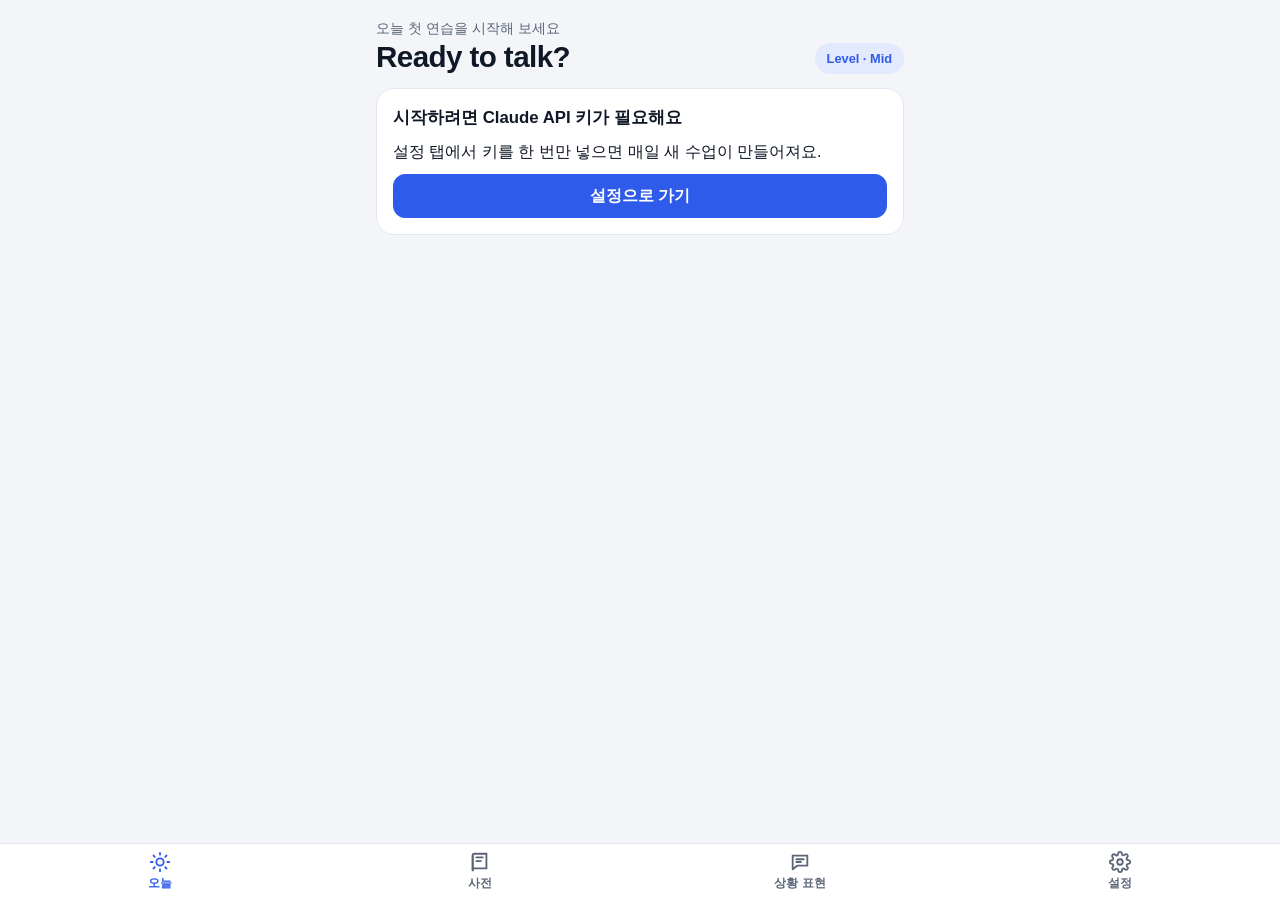
<file: docs/index.html>
<!doctype html>
<html lang="ko">
<head>
  <meta charset="utf-8">
  <meta name="viewport" content="width=device-width, initial-scale=1, viewport-fit=cover">
  <title>Talkback</title>
  <meta name="description" content="버튼 없이 말로 주고받는 영어 회화 연습">
  <meta name="apple-mobile-web-app-capable" content="yes">
  <meta name="mobile-web-app-capable" content="yes">
  <meta name="apple-mobile-web-app-status-bar-style" content="default">
  <meta name="apple-mobile-web-app-title" content="Talkback">
  <meta name="theme-color" content="#f3f5f9" media="(prefers-color-scheme: light)">
  <meta name="theme-color" content="#0f1522" media="(prefers-color-scheme: dark)">
  <link rel="manifest" href="manifest.webmanifest">
  <link rel="icon" href="icon-192.png" type="image/png">
  <link rel="apple-touch-icon" href="icon-180.png">
  <link rel="stylesheet" href="style.css">
</head>
<body>
  <main id="view" class="view"></main>

  <nav class="tabbar" aria-label="메뉴">
    <button type="button" data-tab="today">
      <svg viewBox="0 0 24 24" aria-hidden="true"><circle cx="12" cy="12" r="4"/><path d="M12 2v2M12 20v2M4.9 4.9l1.4 1.4M17.7 17.7l1.4 1.4M2 12h2M20 12h2M4.9 19.1l1.4-1.4M17.7 6.3l1.4-1.4"/></svg>
      <span>오늘</span>
    </button>
    <button type="button" data-tab="dictionary">
      <svg viewBox="0 0 24 24" aria-hidden="true"><path d="M4 5a2 2 0 0 1 2-2h13v16H6a2 2 0 0 0-2 2z"/><path d="M4 21V5M8 7h7M8 11h5"/></svg>
      <span>사전</span>
    </button>
    <button type="button" data-tab="situation">
      <svg viewBox="0 0 24 24" aria-hidden="true"><path d="M4 5h16v11H9l-5 4z"/><path d="M8 9h8M8 12h5"/></svg>
      <span>상황 표현</span>
    </button>
    <button type="button" data-tab="settings">
      <svg viewBox="0 0 24 24" aria-hidden="true"><circle cx="12" cy="12" r="3"/><path d="M19.4 15a1.7 1.7 0 0 0 .3 1.8l.1.1a2 2 0 1 1-2.8 2.8l-.1-.1a1.7 1.7 0 0 0-1.8-.3 1.7 1.7 0 0 0-1 1.5V21a2 2 0 1 1-4 0v-.1a1.7 1.7 0 0 0-1.1-1.5 1.7 1.7 0 0 0-1.8.3l-.1.1a2 2 0 1 1-2.8-2.8l.1-.1a1.7 1.7 0 0 0 .3-1.8 1.7 1.7 0 0 0-1.5-1H3a2 2 0 1 1 0-4h.1a1.7 1.7 0 0 0 1.5-1.1 1.7 1.7 0 0 0-.3-1.8l-.1-.1a2 2 0 1 1 2.8-2.8l.1.1a1.7 1.7 0 0 0 1.8.3H9a1.7 1.7 0 0 0 1-1.5V3a2 2 0 1 1 4 0v.1a1.7 1.7 0 0 0 1 1.5 1.7 1.7 0 0 0 1.8-.3l.1-.1a2 2 0 1 1 2.8 2.8l-.1.1a1.7 1.7 0 0 0-.3 1.8V9a1.7 1.7 0 0 0 1.5 1H21a2 2 0 1 1 0 4h-.1a1.7 1.7 0 0 0-1.5 1z"/></svg>
      <span>설정</span>
    </button>
  </nav>

  <section id="sheet" class="sheet" hidden></section>
  <section id="talk" class="talk" hidden></section>
  <div id="toast" class="toast" role="status" hidden></div>

  <script type="module" src="app.js"></script>
</body>
</html>
</file>
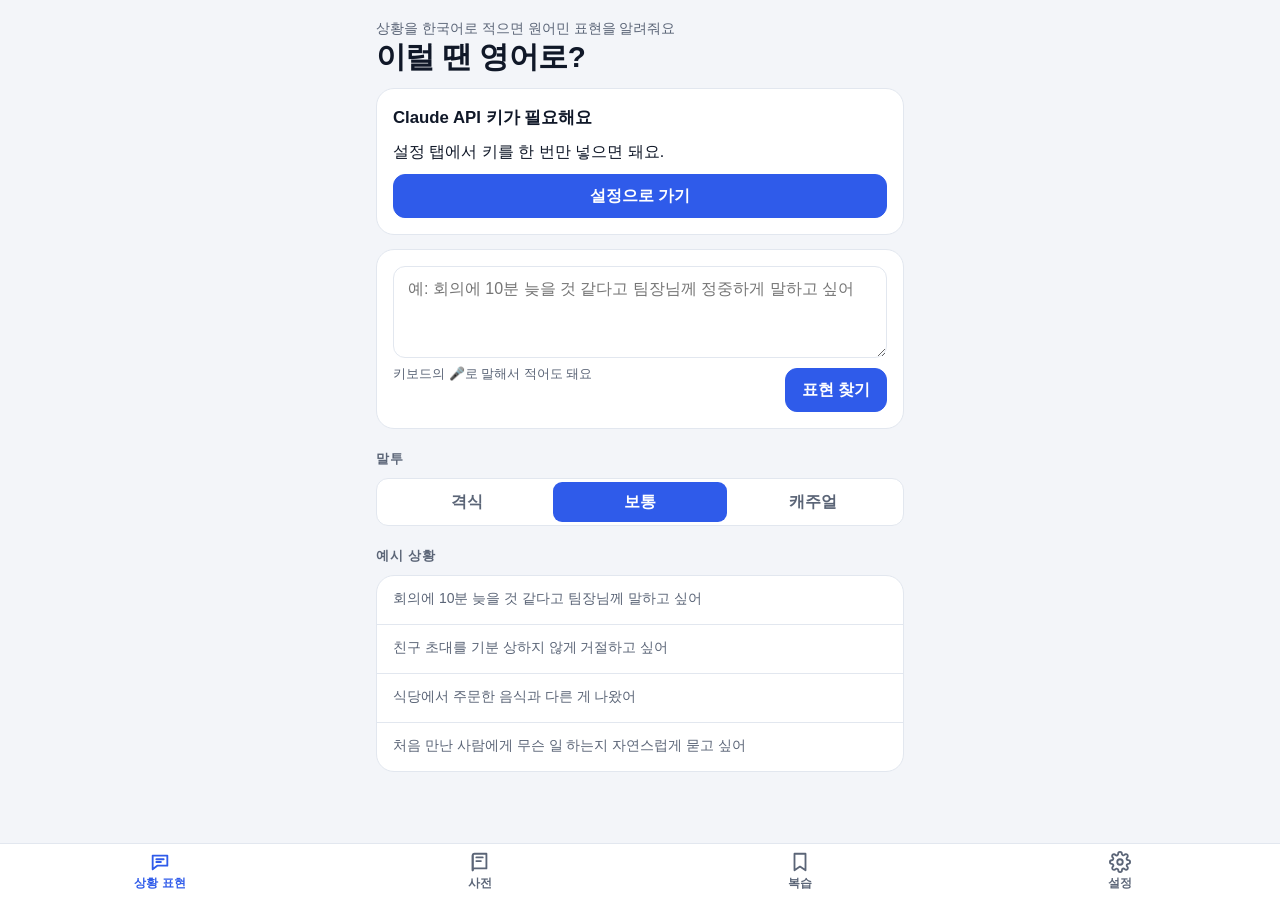
<file: docs/phrasebook/index.html>
<!doctype html>
<html lang="ko">
<head>
  <meta charset="utf-8">
  <meta name="viewport" content="width=device-width, initial-scale=1, viewport-fit=cover">
  <title>이럴 땐 영어로</title>
  <meta name="description" content="한국어로 상황을 적으면 원어민 영어 표현을 알려주는 표현집과 영한사전">
  <meta name="apple-mobile-web-app-capable" content="yes">
  <meta name="mobile-web-app-capable" content="yes">
  <meta name="apple-mobile-web-app-status-bar-style" content="default">
  <meta name="apple-mobile-web-app-title" content="이럴 땐 영어로">
  <meta name="theme-color" content="#f3f5f9" media="(prefers-color-scheme: light)">
  <meta name="theme-color" content="#0f1522" media="(prefers-color-scheme: dark)">
  <link rel="manifest" href="manifest.webmanifest">
  <link rel="icon" href="icon-192.png" type="image/png">
  <link rel="apple-touch-icon" href="icon-180.png">
  <link rel="stylesheet" href="style.css">
</head>
<body>
  <main id="view" class="view"></main>

  <nav class="tabbar" aria-label="메뉴">
    <button type="button" data-tab="situation">
      <svg viewBox="0 0 24 24" aria-hidden="true"><path d="M4 5h16v11H9l-5 4z"/><path d="M8 9h8M8 12h5"/></svg>
      <span>상황 표현</span>
    </button>
    <button type="button" data-tab="dictionary">
      <svg viewBox="0 0 24 24" aria-hidden="true"><path d="M4 5a2 2 0 0 1 2-2h13v16H6a2 2 0 0 0-2 2z"/><path d="M4 21V5M8 7h7M8 11h5"/></svg>
      <span>사전</span>
    </button>
    <button type="button" data-tab="review">
      <svg viewBox="0 0 24 24" aria-hidden="true"><path d="M6 3h12v18l-6-4-6 4z"/></svg>
      <span>복습</span>
    </button>
    <button type="button" data-tab="settings">
      <svg viewBox="0 0 24 24" aria-hidden="true"><circle cx="12" cy="12" r="3"/><path d="M19.4 15a1.7 1.7 0 0 0 .3 1.8l.1.1a2 2 0 1 1-2.8 2.8l-.1-.1a1.7 1.7 0 0 0-1.8-.3 1.7 1.7 0 0 0-1 1.5V21a2 2 0 1 1-4 0v-.1a1.7 1.7 0 0 0-1.1-1.5 1.7 1.7 0 0 0-1.8.3l-.1.1a2 2 0 1 1-2.8-2.8l.1-.1a1.7 1.7 0 0 0 .3-1.8 1.7 1.7 0 0 0-1.5-1H3a2 2 0 1 1 0-4h.1a1.7 1.7 0 0 0 1.5-1.1 1.7 1.7 0 0 0-.3-1.8l-.1-.1a2 2 0 1 1 2.8-2.8l.1.1a1.7 1.7 0 0 0 1.8.3H9a1.7 1.7 0 0 0 1-1.5V3a2 2 0 1 1 4 0v.1a1.7 1.7 0 0 0 1 1.5 1.7 1.7 0 0 0 1.8-.3l.1-.1a2 2 0 1 1 2.8 2.8l-.1.1a1.7 1.7 0 0 0-.3 1.8V9a1.7 1.7 0 0 0 1.5 1H21a2 2 0 1 1 0 4h-.1a1.7 1.7 0 0 0-1.5 1z"/></svg>
      <span>설정</span>
    </button>
  </nav>

  <div id="toast" class="toast" role="status" hidden></div>

  <script type="module" src="app.js"></script>
</body>
</html>
</file>
<file: docs/style.css>
/* Layout: one phone column; tab bar fixed to the bottom; the conversation is a full-screen layer. */
:root {
  --bg: #f3f5f9;
  --surface: #ffffff;
  --ink: #101828;
  --muted: #5b6577;
  --line: #e2e7ef;
  --accent: #2f5bea;
  --accent-ink: #ffffff;
  --accent-soft: #e3eafd;
  --orange: #f08a24;
  --orange-soft: #fdeedd;
  --orange-ink: #6e3a00;
  --danger: #c2412d;
  --ok: #157a3c;
  --night: #0e1630;
  --night-2: #1b2650;
  --night-3: #24316a;
  --night-muted: #a9b6e0;
  --font: -apple-system, BlinkMacSystemFont, "Apple SD Gothic Neo", "Pretendard", "Noto Sans KR", "Segoe UI", sans-serif;
  color-scheme: light;
}
@media (prefers-color-scheme: dark) {
  :root:not([data-theme="light"]) {
    --bg: #0f1522;
    --surface: #182033;
    --ink: #e7ecf5;
    --muted: #9aa6bd;
    --line: #2a3550;
    --accent: #5b82ff;
    --accent-ink: #ffffff;
    --accent-soft: #1d2a4f;
    --orange-soft: #3a2a17;
    --orange-ink: #ffd2a3;
    --danger: #ff8a73;
    --ok: #5fd28c;
    color-scheme: dark;
  }
}
:root[data-theme="dark"] {
  --bg: #0f1522;
  --surface: #182033;
  --ink: #e7ecf5;
  --muted: #9aa6bd;
  --line: #2a3550;
  --accent: #5b82ff;
  --accent-ink: #ffffff;
  --accent-soft: #1d2a4f;
  --orange-soft: #3a2a17;
  --orange-ink: #ffd2a3;
  --danger: #ff8a73;
  --ok: #5fd28c;
  color-scheme: dark;
}

* { box-sizing: border-box; }
html { -webkit-text-size-adjust: 100%; }
body {
  margin: 0;
  background: var(--bg);
  color: var(--ink);
  font: 16px/1.5 var(--font);
  -webkit-tap-highlight-color: transparent;
}
body.locked { overflow: hidden; }
[hidden] { display: none !important; }
svg { width: 20px; height: 20px; fill: none; stroke: currentColor; stroke-width: 2; stroke-linecap: round; stroke-linejoin: round; flex: none; }
button, input, textarea { font: inherit; color: inherit; }
button { cursor: pointer; }
button:focus-visible, a:focus-visible, input:focus-visible, textarea:focus-visible {
  outline: 2px solid var(--accent);
  outline-offset: 2px;
}
.visually-hidden { position: absolute; width: 1px; height: 1px; overflow: hidden; clip: rect(0 0 0 0); white-space: nowrap; }
.muted { color: var(--muted); font-size: 0.875rem; }

.view {
  max-width: 560px;
  margin: 0 auto;
  display: flex;
  flex-direction: column;
  gap: 14px;
  padding-top: calc(16px + env(safe-area-inset-top, 0px));
  padding-bottom: calc(96px + env(safe-area-inset-bottom, 0px));
  padding-left: max(16px, env(safe-area-inset-left, 0px));
  padding-right: max(16px, env(safe-area-inset-right, 0px));
}

.page-head { display: flex; align-items: flex-end; justify-content: space-between; gap: 12px; }
.page-head h1 { margin: 0; font-size: 1.85rem; line-height: 1.15; letter-spacing: -0.02em; text-wrap: balance; }
.pill {
  font-size: 0.8rem; font-weight: 700; padding: 6px 12px; border-radius: 999px;
  background: var(--accent-soft); color: var(--accent); white-space: nowrap;
}
.section-title { margin: 6px 0 -4px; font-size: 0.8rem; font-weight: 700; letter-spacing: 0.06em; color: var(--muted); }
.footnote { margin: -4px 0 0; font-size: 0.8rem; color: var(--muted); }

.card { background: var(--surface); border: 1px solid var(--line); border-radius: 18px; padding: 16px; display: flex; flex-direction: column; gap: 10px; }
.card p { margin: 0; }
.card h2 { margin: 0; font-size: 1.05rem; }
.card.error { border-color: var(--danger); color: var(--danger); }
.card.loading { flex-direction: row; align-items: center; gap: 12px; color: var(--muted); }
.card.empty { color: var(--muted); }
.card.native { flex-direction: row; align-items: flex-start; gap: 8px; background: var(--accent-soft); border-color: transparent; }
.card.native p { flex: 1; min-width: 0; }
.steps ol { margin: 0; padding-left: 20px; display: flex; flex-direction: column; gap: 6px; }
.ok { color: var(--ok); font-weight: 700; }

.spinner {
  width: 18px; height: 18px; border-radius: 50%; flex: none;
  border: 2.5px solid var(--line); border-top-color: var(--accent);
  animation: spin 0.9s linear infinite;
}
@keyframes spin { to { transform: rotate(360deg); } }

.btn {
  display: inline-flex; align-items: center; justify-content: center; gap: 8px;
  min-height: 44px; padding: 0 16px; border-radius: 12px;
  border: 1px solid var(--line); background: var(--surface); color: var(--ink);
  font-weight: 700; text-decoration: none;
}
.btn.primary { background: var(--accent); border-color: var(--accent); color: var(--accent-ink); }
.btn.dark { background: var(--night); border-color: var(--night); color: #fff; }
.btn.danger { color: var(--danger); }
.btn.recording { background: var(--danger); border-color: var(--danger); color: #fff; }
.btn.small { min-height: 36px; padding: 0 12px; font-size: 0.875rem; }
.btn.wide { width: 100%; }
.btn:disabled { opacity: 0.5; cursor: default; }
.icon-btn {
  width: 44px; height: 44px; flex: none; display: grid; place-items: center;
  border: 0; border-radius: 12px; background: var(--accent-soft); color: var(--accent);
}
.row-actions { display: flex; gap: 8px; flex-wrap: wrap; justify-content: space-between; }

.segmented {
  display: grid; grid-auto-flow: column; grid-auto-columns: minmax(0, 1fr);
  background: var(--surface); border: 1px solid var(--line); border-radius: 12px; padding: 3px;
}
.segmented button {
  min-height: 40px; border: 0; border-radius: 9px; background: transparent;
  color: var(--muted); font-weight: 700; font-variant-numeric: tabular-nums;
}
.segmented button[aria-pressed="true"] { background: var(--accent); color: var(--accent-ink); }

.list { list-style: none; margin: 0; padding: 0; background: var(--surface); border: 1px solid var(--line); border-radius: 18px; overflow: hidden; }
.list > li + li { border-top: 1px solid var(--line); }
.list.plain > li { padding: 12px 16px; }
.row {
  width: 100%; text-align: left; background: none; border: 0; padding: 12px 16px;
  display: flex; flex-direction: column; gap: 2px; min-height: 48px;
}
.row.static { cursor: default; }
.row strong { font-size: 1rem; }
.row span { font-size: 0.875rem; color: var(--muted); }

.scenario {
  background: var(--night); color: #fff; border-radius: 22px; padding: 20px;
  display: flex; flex-direction: column; gap: 14px;
}
.eyebrow { font-size: 0.75rem; font-weight: 700; letter-spacing: 0.08em; color: var(--night-muted); }
.scenario-who { display: flex; gap: 14px; align-items: center; }
.scenario-who h2 { margin: 0; font-size: 1.15rem; }
.scenario-who p { margin: 2px 0 0; color: #c8d2f0; font-size: 0.9rem; }
.avatar {
  width: 56px; height: 56px; border-radius: 50%; flex: none; display: grid; place-items: center;
  background: var(--accent); color: #fff; font-size: 1.5rem; font-weight: 800;
}
.btn.start { background: var(--orange); border-color: var(--orange); color: #1a0d00; min-height: 54px; font-size: 1.05rem; }
.scenario .hint { text-align: center; font-size: 0.8rem; color: var(--night-muted); }

.search { display: flex; gap: 8px; }
.search input, .key-form input, textarea {
  flex: 1; min-width: 0; min-height: 46px; padding: 10px 14px; border-radius: 12px;
  border: 1px solid var(--line); background: var(--surface); font-size: 1rem;
}
textarea { width: 100%; resize: vertical; line-height: 1.45; }
.chips { display: flex; gap: 6px; overflow-x: auto; padding-bottom: 2px; }
.chip {
  flex: none; min-height: 34px; padding: 0 12px; border-radius: 999px;
  border: 1px solid var(--line); background: var(--surface); font-size: 0.875rem;
}
.dict-word { display: flex; justify-content: space-between; align-items: center; gap: 10px; flex-wrap: wrap; }
.dict-word strong { font-size: 1.5rem; overflow-wrap: anywhere; }
.dict-links { display: grid; gap: 8px; }

.phrase { padding: 14px 16px; display: flex; flex-direction: column; gap: 6px; }
.phrase-head { display: flex; justify-content: space-between; align-items: flex-start; gap: 10px; }
.phrase-head strong { min-width: 0; overflow-wrap: anywhere; }
.tip { margin: 0; font-size: 0.85rem; padding: 8px 10px; border-radius: 10px; background: var(--orange-soft); color: var(--orange-ink); }
.fixes li { padding: 12px 16px; display: flex; flex-direction: column; gap: 4px; }
.fixes s { color: var(--muted); }
.fixes strong { color: var(--accent); }

.stats { display: grid; grid-template-columns: repeat(2, minmax(0, 1fr)); gap: 10px; }
.stats div { background: var(--surface); border: 1px solid var(--line); border-radius: 16px; padding: 12px 14px; display: flex; flex-direction: column; }
.stats strong { font-size: 1.5rem; font-variant-numeric: tabular-nums; }
.stats span { font-size: 0.8rem; color: var(--muted); }
.rate { display: grid; gap: 8px; }

.tabbar {
  position: fixed; left: 0; right: 0; bottom: 0; z-index: 5;
  display: grid; grid-template-columns: repeat(4, minmax(0, 1fr));
  background: var(--surface); border-top: 1px solid var(--line);
  padding-bottom: env(safe-area-inset-bottom, 0px);
  padding-left: env(safe-area-inset-left, 0px);
  padding-right: env(safe-area-inset-right, 0px);
}
.tabbar button {
  border: 0; background: none; color: var(--muted); min-height: 56px;
  display: flex; flex-direction: column; align-items: center; justify-content: center; gap: 2px;
  font-size: 0.72rem; font-weight: 700;
}
.tabbar button[aria-current="page"] { color: var(--accent); }
.tabbar svg { width: 22px; height: 22px; }

.sheet { position: fixed; inset: 0; z-index: 20; }
.sheet-backdrop { position: absolute; inset: 0; background: rgba(8, 12, 24, 0.45); }
.sheet-panel {
  position: absolute; left: 0; right: 0; bottom: 0; max-height: 85%; overflow-y: auto;
  background: var(--surface); border-radius: 22px 22px 0 0;
  padding: 20px max(18px, env(safe-area-inset-right, 0px)) calc(24px + env(safe-area-inset-bottom, 0px)) max(18px, env(safe-area-inset-left, 0px));
  display: flex; flex-direction: column; gap: 8px;
  max-width: 560px; margin: 0 auto;
}
.sheet-head { display: flex; align-items: center; gap: 8px; }
.sheet-head h2 { flex: 1; margin: 0; font-size: 1.5rem; min-width: 0; overflow-wrap: anywhere; }
.sheet-panel h3 { margin: 10px 0 0; font-size: 0.8rem; letter-spacing: 0.06em; color: var(--muted); }
.sheet-panel p { margin: 0; }
.meaning { font-size: 1.05rem; }
.example { display: flex; gap: 10px; align-items: flex-start; }
.example div { flex: 1; display: flex; flex-direction: column; min-width: 0; }
.alts { list-style: none; margin: 0; padding: 0; display: flex; flex-direction: column; gap: 6px; }
.alts li { display: flex; justify-content: space-between; align-items: center; gap: 10px; }

.toast {
  position: fixed; left: 50%; transform: translateX(-50%); z-index: 40;
  bottom: calc(80px + env(safe-area-inset-bottom, 0px));
  background: var(--ink); color: var(--bg); padding: 10px 16px; border-radius: 999px; font-size: 0.9rem; font-weight: 600;
}

/* Conversation: always the dark "call" look. */
.talk {
  position: fixed; inset: 0; z-index: 30; background: var(--night); color: #fff;
  display: flex; flex-direction: column; gap: 12px;
  padding-top: calc(14px + env(safe-area-inset-top, 0px));
  padding-bottom: calc(12px + env(safe-area-inset-bottom, 0px));
  padding-left: max(16px, env(safe-area-inset-left, 0px));
  padding-right: max(16px, env(safe-area-inset-right, 0px));
}
.talk-top { display: flex; align-items: center; gap: 8px; }
.talk-title { flex: 1; min-width: 0; font-size: 0.9rem; font-weight: 600; color: var(--night-muted); white-space: nowrap; overflow: hidden; text-overflow: ellipsis; }
.pill-btn {
  min-height: 34px; min-width: 52px; padding: 0 12px; border-radius: 999px; border: 0;
  background: var(--night-2); color: #fff; font-size: 0.85rem; font-weight: 700; font-variant-numeric: tabular-nums;
}
.pill-btn.accent { color: #ffd6ad; }
.talk-partner { display: flex; flex-direction: column; align-items: center; gap: 4px; }
.avatar.big { width: 84px; height: 84px; font-size: 2.2rem; transition: box-shadow 0.3s; }
.avatar.big[data-speaking="true"] { box-shadow: 0 0 0 8px rgba(47, 91, 234, 0.35); animation: pulse 1.2s ease-in-out infinite; }
@keyframes pulse { 50% { box-shadow: 0 0 0 14px rgba(47, 91, 234, 0.15); } }
.talk-status { font-size: 0.85rem; color: var(--night-muted); }
.talk-lines { flex: 1; min-height: 0; overflow-y: auto; display: flex; flex-direction: column; gap: 10px; padding: 4px 0; }
.bubble { margin: 0; max-width: 85%; padding: 10px 14px; border-radius: 18px; line-height: 1.45; overflow-wrap: anywhere; }
.bubble.them { align-self: flex-start; background: var(--night-2); border-top-left-radius: 6px; }
.bubble.me { align-self: flex-end; background: var(--night-3); border-top-right-radius: 6px; }
.bubble.live { background: transparent; border: 1.5px dashed var(--orange); color: #ffd6ad; }
.talk-error { margin: 0; padding: 10px 12px; border-radius: 12px; background: rgba(255, 138, 115, 0.15); color: #ffb4a6; font-size: 0.875rem; }
.talk-hints { max-height: 40%; overflow-y: auto; background: var(--night-2); border-radius: 16px; padding: 4px 14px; }
.talk-hints ul { list-style: none; margin: 0; padding: 0; }
.talk-hints li { padding: 8px 0; display: flex; flex-direction: column; border-bottom: 1px solid var(--night-3); }
.talk-hints li:last-child { border-bottom: 0; }
.talk-hints li span { font-size: 0.8rem; color: var(--night-muted); }
.talk-hints li.used strong { color: #ffd6ad; }
.talk-hints li.used strong::before { content: "✓ "; }
.talk-controls { display: flex; align-items: center; justify-content: space-between; padding: 0 16px; }
.round { width: 56px; height: 56px; border-radius: 50%; border: 0; background: var(--night-2); color: #fff; display: grid; place-items: center; }
.round.end { background: #e5484d; }
.orb {
  width: 88px; height: 88px; border-radius: 50%; border: 0; display: grid; place-items: center;
  background: var(--accent); color: #fff; box-shadow: 0 0 0 10px rgba(47, 91, 234, 0.22);
}
.orb svg { width: 34px; height: 34px; }
.orb[data-phase="tap"] { background: var(--orange); color: #1a0d00; box-shadow: 0 0 0 10px rgba(240, 138, 36, 0.25); }
.orb[data-phase="recording"] { background: #1f9d57; color: #fff; box-shadow: 0 0 0 10px rgba(31, 157, 87, 0.3); animation: breathe 1.6s ease-in-out infinite; }
@keyframes breathe { 50% { box-shadow: 0 0 0 16px rgba(31, 157, 87, 0.12); } }
.talk-caption { margin: 0; text-align: center; font-size: 0.8rem; color: var(--night-muted); min-height: 1.2em; }
.diag-toggle { align-self: center; border: 0; background: none; color: var(--night-muted); font-size: 0.75rem; text-decoration: underline; padding: 2px 8px; }
.talk-diag {
  margin: 0; max-height: 9.5em; overflow-y: auto; padding: 8px 10px; border-radius: 10px;
  background: #050a18; color: #b9f0c8; font: 0.7rem/1.35 ui-monospace, Menlo, monospace; white-space: pre-wrap;
}
.talk-form { display: flex; gap: 8px; }
.talk-form input {
  flex: 1; min-width: 0; min-height: 40px; padding: 8px 12px; border-radius: 12px;
  border: 1px solid var(--night-3); background: var(--night-2); color: #fff; font-size: 0.95rem;
}
.talk-form .btn { background: var(--night-3); border-color: var(--night-3); color: #fff; }

/* Feedback reuses the full-screen layer with the light page look. */
.talk.feedback { background: var(--bg); color: var(--ink); padding: 0; display: block; overflow-y: auto; }
.feedback-scroll {
  max-width: 560px; margin: 0 auto; display: flex; flex-direction: column; gap: 14px;
  padding-top: calc(16px + env(safe-area-inset-top, 0px));
  padding-bottom: calc(24px + env(safe-area-inset-bottom, 0px));
  padding-left: max(16px, env(safe-area-inset-left, 0px));
  padding-right: max(16px, env(safe-area-inset-right, 0px));
}

@media (prefers-reduced-motion: reduce) {
  .spinner, .orb[data-phase="recording"], .avatar.big[data-speaking="true"] { animation: none; }
}
</file>
<file: docs/phrasebook/style.css>
/* Layout: one phone column with the tab bar fixed to the bottom. */
:root {
  --bg: #f3f5f9;
  --surface: #ffffff;
  --ink: #101828;
  --muted: #5b6577;
  --line: #e2e7ef;
  --accent: #2f5bea;
  --accent-ink: #ffffff;
  --accent-soft: #e3eafd;
  --orange: #f08a24;
  --orange-soft: #fdeedd;
  --orange-ink: #6e3a00;
  --danger: #c2412d;
  --ok: #157a3c;
  --night: #0e1630;
  --font: -apple-system, BlinkMacSystemFont, "Apple SD Gothic Neo", "Pretendard", "Noto Sans KR", "Segoe UI", sans-serif;
  color-scheme: light;
}
@media (prefers-color-scheme: dark) {
  :root:not([data-theme="light"]) {
    --bg: #0f1522;
    --surface: #182033;
    --ink: #e7ecf5;
    --muted: #9aa6bd;
    --line: #2a3550;
    --accent: #5b82ff;
    --accent-ink: #ffffff;
    --accent-soft: #1d2a4f;
    --orange-soft: #3a2a17;
    --orange-ink: #ffd2a3;
    --danger: #ff8a73;
    --ok: #5fd28c;
    color-scheme: dark;
  }
}
:root[data-theme="dark"] {
  --bg: #0f1522;
  --surface: #182033;
  --ink: #e7ecf5;
  --muted: #9aa6bd;
  --line: #2a3550;
  --accent: #5b82ff;
  --accent-ink: #ffffff;
  --accent-soft: #1d2a4f;
  --orange-soft: #3a2a17;
  --orange-ink: #ffd2a3;
  --danger: #ff8a73;
  --ok: #5fd28c;
  color-scheme: dark;
}

* { box-sizing: border-box; }
html { -webkit-text-size-adjust: 100%; }
body {
  margin: 0;
  background: var(--bg);
  color: var(--ink);
  font: 16px/1.5 var(--font);
  -webkit-tap-highlight-color: transparent;
}
body.locked { overflow: hidden; }
[hidden] { display: none !important; }
svg { width: 20px; height: 20px; fill: none; stroke: currentColor; stroke-width: 2; stroke-linecap: round; stroke-linejoin: round; flex: none; }
button, input, textarea { font: inherit; color: inherit; }
button { cursor: pointer; }
button:focus-visible, a:focus-visible, input:focus-visible, textarea:focus-visible {
  outline: 2px solid var(--accent);
  outline-offset: 2px;
}
.visually-hidden { position: absolute; width: 1px; height: 1px; overflow: hidden; clip: rect(0 0 0 0); white-space: nowrap; }
.muted { color: var(--muted); font-size: 0.875rem; }

.view {
  max-width: 560px;
  margin: 0 auto;
  display: flex;
  flex-direction: column;
  gap: 14px;
  padding-top: calc(16px + env(safe-area-inset-top, 0px));
  padding-bottom: calc(96px + env(safe-area-inset-bottom, 0px));
  padding-left: max(16px, env(safe-area-inset-left, 0px));
  padding-right: max(16px, env(safe-area-inset-right, 0px));
}

.page-head { display: flex; align-items: flex-end; justify-content: space-between; gap: 12px; }
.page-head h1 { margin: 0; font-size: 1.85rem; line-height: 1.15; letter-spacing: -0.02em; text-wrap: balance; }
.pill {
  font-size: 0.8rem; font-weight: 700; padding: 6px 12px; border-radius: 999px;
  background: var(--accent-soft); color: var(--accent); white-space: nowrap;
}
.section-title { margin: 6px 0 -4px; font-size: 0.8rem; font-weight: 700; letter-spacing: 0.06em; color: var(--muted); }
.footnote { margin: -4px 0 0; font-size: 0.8rem; color: var(--muted); }

.card { background: var(--surface); border: 1px solid var(--line); border-radius: 18px; padding: 16px; display: flex; flex-direction: column; gap: 10px; }
.card p { margin: 0; }
.card h2 { margin: 0; font-size: 1.05rem; }
.card.error { border-color: var(--danger); color: var(--danger); }
.card.loading { flex-direction: row; align-items: center; gap: 12px; color: var(--muted); }
.card.empty { color: var(--muted); }
.steps ol { margin: 0; padding-left: 20px; display: flex; flex-direction: column; gap: 6px; }
.ok { color: var(--ok); font-weight: 700; }

.spinner {
  width: 18px; height: 18px; border-radius: 50%; flex: none;
  border: 2.5px solid var(--line); border-top-color: var(--accent);
  animation: spin 0.9s linear infinite;
}
@keyframes spin { to { transform: rotate(360deg); } }

.btn {
  display: inline-flex; align-items: center; justify-content: center; gap: 8px;
  min-height: 44px; padding: 0 16px; border-radius: 12px;
  border: 1px solid var(--line); background: var(--surface); color: var(--ink);
  font-weight: 700; text-decoration: none;
}
.btn.primary { background: var(--accent); border-color: var(--accent); color: var(--accent-ink); }
.btn.dark { background: var(--night); border-color: var(--night); color: #fff; }
.btn.danger { color: var(--danger); }
.btn.small { min-height: 36px; padding: 0 12px; font-size: 0.875rem; }
.btn.wide { width: 100%; }
.btn:disabled { opacity: 0.5; cursor: default; }
.icon-btn {
  width: 44px; height: 44px; flex: none; display: grid; place-items: center;
  border: 0; border-radius: 12px; background: var(--accent-soft); color: var(--accent);
}
.row-actions { display: flex; gap: 8px; flex-wrap: wrap; justify-content: space-between; }

.segmented {
  display: grid; grid-auto-flow: column; grid-auto-columns: minmax(0, 1fr);
  background: var(--surface); border: 1px solid var(--line); border-radius: 12px; padding: 3px;
}
.segmented button {
  min-height: 40px; border: 0; border-radius: 9px; background: transparent;
  color: var(--muted); font-weight: 700; font-variant-numeric: tabular-nums;
}
.segmented button[aria-pressed="true"] { background: var(--accent); color: var(--accent-ink); }

.list { list-style: none; margin: 0; padding: 0; background: var(--surface); border: 1px solid var(--line); border-radius: 18px; overflow: hidden; }
.list > li + li { border-top: 1px solid var(--line); }
.list.plain > li { padding: 12px 16px; }
.row {
  width: 100%; text-align: left; background: none; border: 0; padding: 12px 16px;
  display: flex; flex-direction: column; gap: 2px; min-height: 48px;
}
.row.static { cursor: default; }
.row strong { font-size: 1rem; }
.row span { font-size: 0.875rem; color: var(--muted); }


.search { display: flex; gap: 8px; }
.search input, .key-form input, textarea {
  flex: 1; min-width: 0; min-height: 46px; padding: 10px 14px; border-radius: 12px;
  border: 1px solid var(--line); background: var(--surface); font-size: 1rem;
}
textarea { width: 100%; resize: vertical; line-height: 1.45; }
.chips { display: flex; gap: 6px; overflow-x: auto; padding-bottom: 2px; }
.chip {
  flex: none; min-height: 34px; padding: 0 12px; border-radius: 999px;
  border: 1px solid var(--line); background: var(--surface); font-size: 0.875rem;
}
.dict-word { display: flex; justify-content: space-between; align-items: center; gap: 10px; flex-wrap: wrap; }
.dict-word strong { font-size: 1.5rem; overflow-wrap: anywhere; }
.dict-links { display: grid; gap: 8px; }

.phrase { padding: 14px 16px; display: flex; flex-direction: column; gap: 6px; }
.phrase-head { display: flex; justify-content: space-between; align-items: flex-start; gap: 10px; }
.phrase-head strong { min-width: 0; overflow-wrap: anywhere; }
.tip { margin: 0; font-size: 0.85rem; padding: 8px 10px; border-radius: 10px; background: var(--orange-soft); color: var(--orange-ink); }


.tabbar {
  position: fixed; left: 0; right: 0; bottom: 0; z-index: 5;
  display: grid; grid-template-columns: repeat(4, minmax(0, 1fr));
  background: var(--surface); border-top: 1px solid var(--line);
  padding-bottom: env(safe-area-inset-bottom, 0px);
  padding-left: env(safe-area-inset-left, 0px);
  padding-right: env(safe-area-inset-right, 0px);
}
.tabbar button {
  border: 0; background: none; color: var(--muted); min-height: 56px;
  display: flex; flex-direction: column; align-items: center; justify-content: center; gap: 2px;
  font-size: 0.72rem; font-weight: 700;
}
.tabbar button[aria-current="page"] { color: var(--accent); }
.tabbar svg { width: 22px; height: 22px; }


.toast {
  position: fixed; left: 50%; transform: translateX(-50%); z-index: 40;
  bottom: calc(80px + env(safe-area-inset-bottom, 0px));
  background: var(--ink); color: var(--bg); padding: 10px 16px; border-radius: 999px; font-size: 0.9rem; font-weight: 600;
}

@media (prefers-reduced-motion: reduce) {
  .spinner { animation: none; }
}

.phrase-actions { display: flex; gap: 6px; flex: none; }
.intro { margin: 0; color: var(--muted); font-size: 0.9rem; }
.icon-btn.saved { background: var(--orange-soft); color: var(--orange); }
.saved-item .context { font-size: 0.78rem; font-weight: 700; color: var(--accent); }
.reveal {
  flex: 1; min-width: 0; min-height: 44px; text-align: left; padding: 8px 12px; border-radius: 10px;
  border: 1.5px dashed var(--line); background: var(--bg); color: var(--muted); font-weight: 600;
}
.memo { min-height: 40px; padding: 8px 12px; border-radius: 10px; border: 1px solid var(--line); background: var(--bg); font-size: 0.95rem; }
.mini-links { display: flex; gap: 12px; align-items: center; flex-wrap: wrap; font-size: 0.85rem; }
.mini-links a { color: var(--accent); font-weight: 700; }
.mini-links .muted { margin-left: auto; }
.muted.small { font-size: 0.75rem; }
.toast { display: inline-flex; align-items: center; gap: 12px; }
.toast button { border: 0; background: none; color: var(--accent-soft); font-weight: 800; text-decoration: underline; padding: 4px; }
</file>
